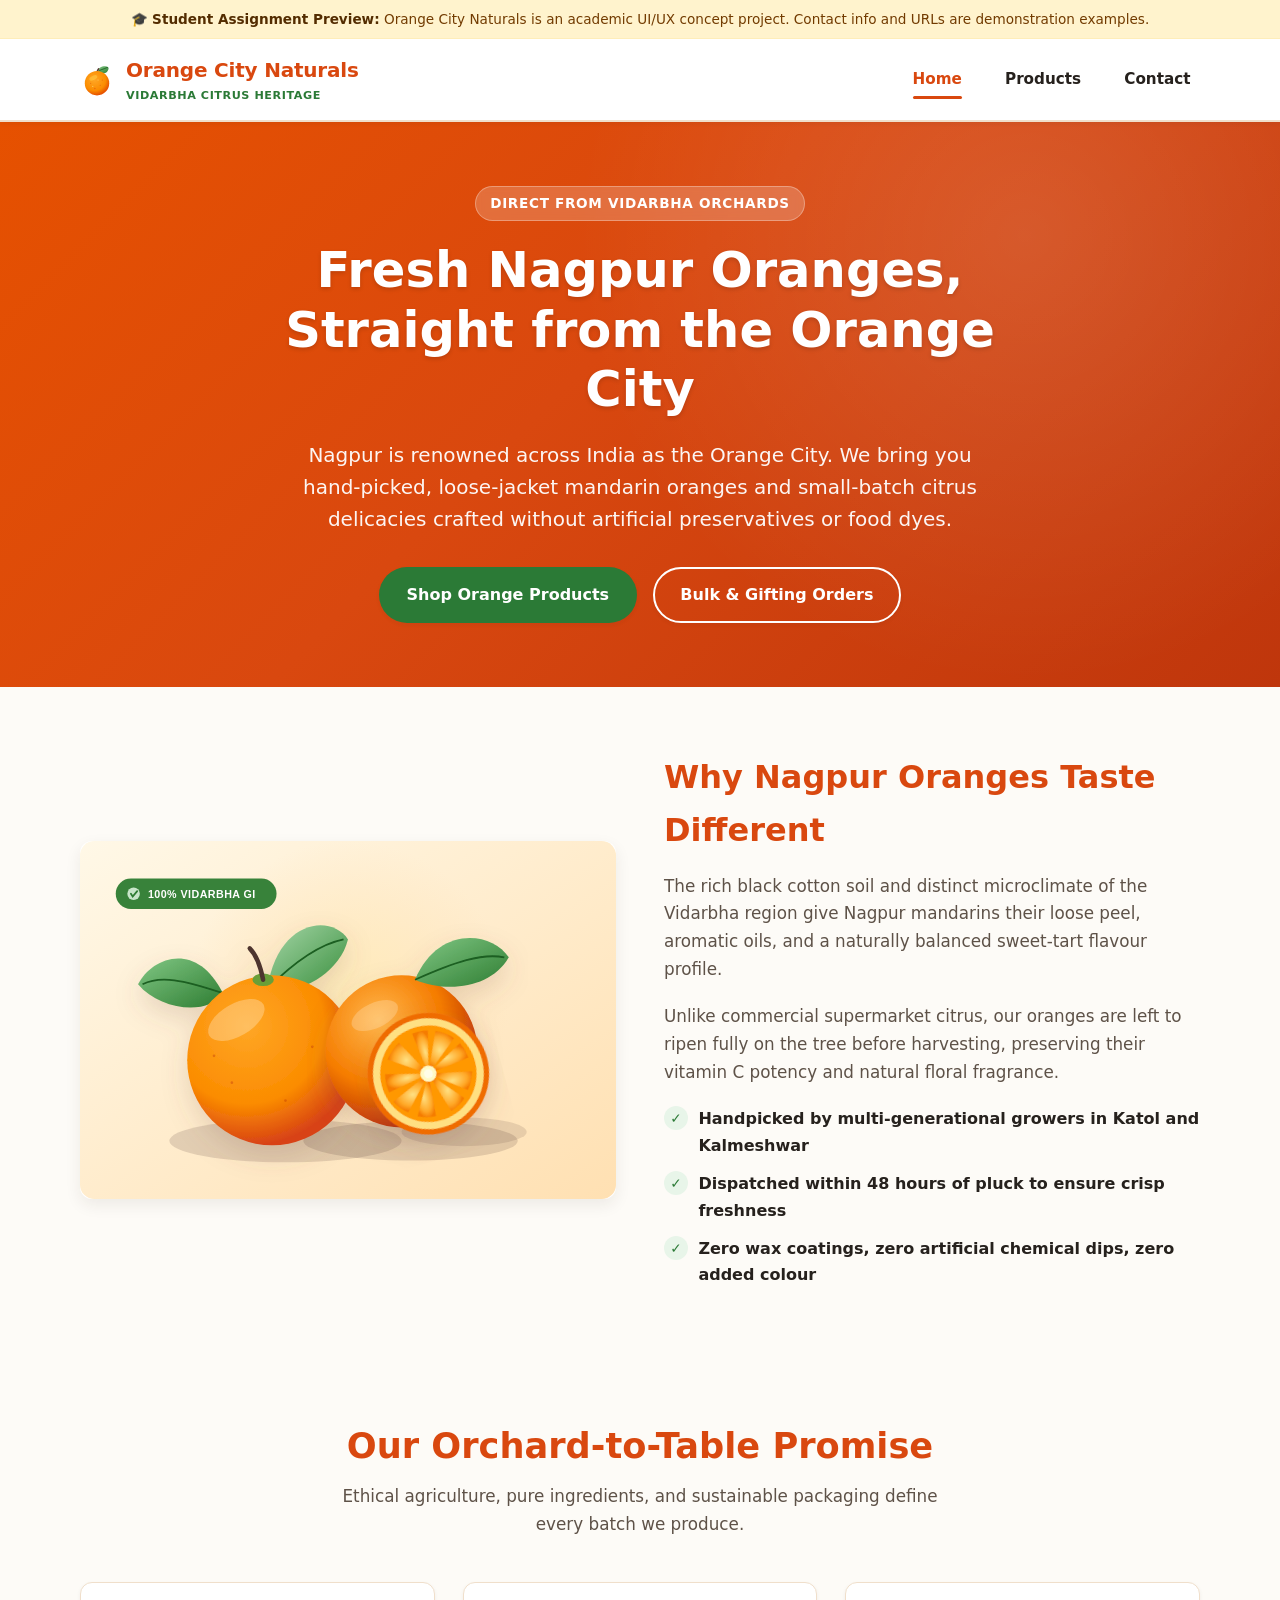
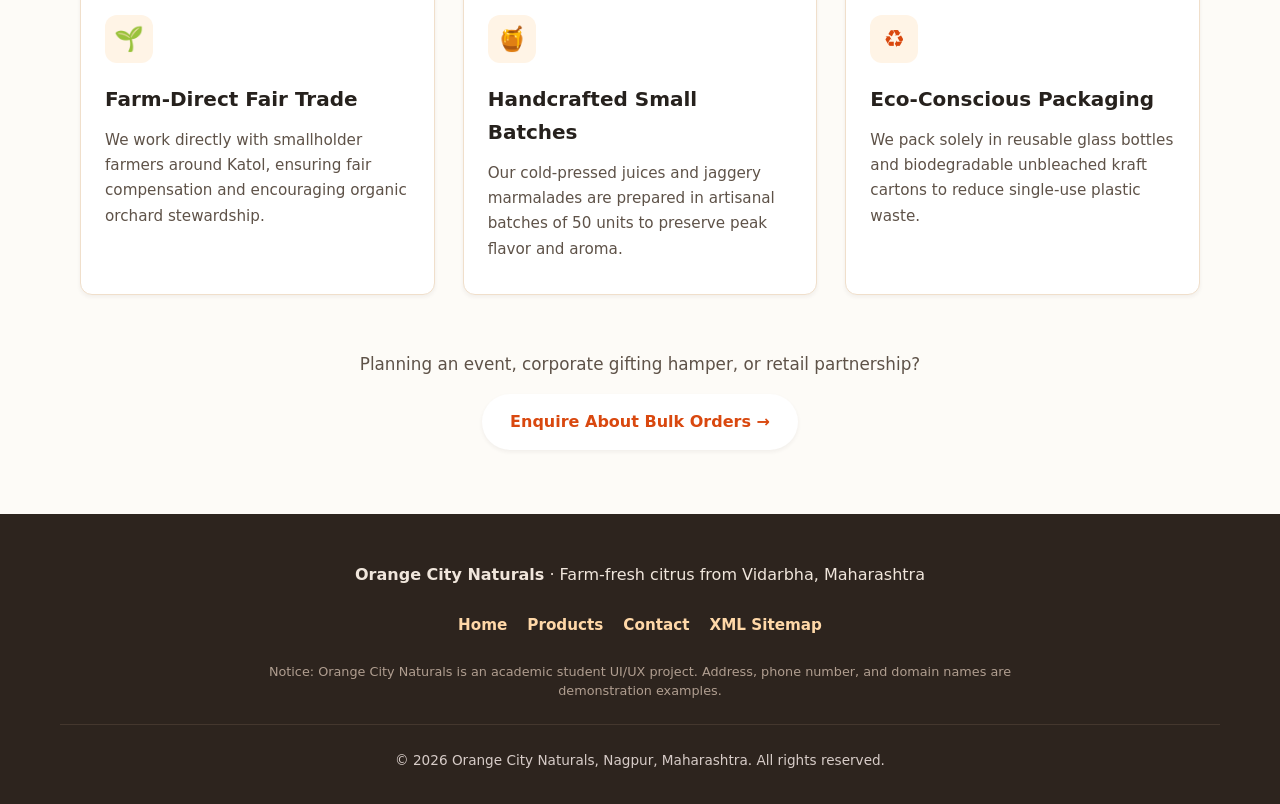
<file: public/site/index.html>
<!DOCTYPE html>
<html lang="en">
<head>
  <!-- Character Encoding & Responsive Viewport -->
  <meta charset="UTF-8">
  <meta name="viewport" content="width=device-width, initial-scale=1.0">

  <!-- Primary SEO Meta Tags (30-60 char title, 120-160 char description) -->
  <title>Fresh Nagpur Oranges &amp; Citrus Goods | Orange City Naturals</title>
  <meta name="description" content="Buy authentic Vidarbha Nagpur oranges, cold-pressed citrus juice and small-batch marmalade directly from Katol and Kalmeshwar orchards with zero preservatives.">
  <meta name="keywords" content="Nagpur oranges, Vidarbha citrus, cold-pressed orange juice, homemade marmalade, buy oranges online, Orange City Naturals">
  <meta name="author" content="Orange City Naturals">
  <meta name="robots" content="index, follow">

  <!-- Canonical URL (Configured with standard RFC 2606 example domain for assignment demonstration) -->
  <link rel="canonical" href="https://www.orangecitynaturals.example/index.html">

  <!-- Favicon -->
  <link rel="icon" href="images/favicon.svg" type="image/svg+xml">

  <!-- OpenGraph Social Cards -->
  <meta property="og:type" content="website">
  <meta property="og:site_name" content="Orange City Naturals">
  <meta property="og:title" content="Fresh Nagpur Oranges &amp; Citrus Goods | Orange City Naturals">
  <meta property="og:description" content="Authentic Nagpur oranges, cold-pressed juice, and handmade marmalade from Vidarbha orchards. Handpicked, natural, and preservative-free.">
  <meta property="og:url" content="https://www.orangecitynaturals.example/index.html">
  <meta property="og:image" content="images/hero-nagpur-oranges.svg">

  <!-- Twitter / X Card -->
  <meta name="twitter:card" content="summary_large_image">
  <meta name="twitter:title" content="Fresh Nagpur Oranges &amp; Citrus Goods | Orange City Naturals">
  <meta name="twitter:description" content="Authentic Nagpur oranges, cold-pressed juice, and handmade marmalade from Vidarbha orchards.">
  <meta name="twitter:image" content="images/hero-nagpur-oranges.svg">

  <!-- Stylesheet -->
  <link rel="stylesheet" href="style.css">

  <!-- Schema.org Structured Data (JSON-LD) for LocalBusiness -->
  <script type="application/ld+json">
  {
    "@context": "https://schema.org",
    "@type": "LocalBusiness",
    "name": "Orange City Naturals",
    "url": "https://www.orangecitynaturals.example/",
    "logo": "https://www.orangecitynaturals.example/images/favicon.svg",
    "image": "https://www.orangecitynaturals.example/images/hero-nagpur-oranges.svg",
    "description": "Farm-fresh Nagpur oranges and handcrafted citrus products sourced directly from orchards in the Vidarbha region.",
    "priceRange": "₹120 - ₹220",
    "address": {
      "@type": "PostalAddress",
      "streetAddress": "Cotton Market Road (Assignment Example)",
      "addressLocality": "Nagpur",
      "addressRegion": "Maharashtra",
      "postalCode": "440018",
      "addressCountry": "IN"
    },
    "telephone": "+91-98765-43210",
    "openingHours": "Mo-Sa 09:00-19:00"
  }
  </script>
</head>
<body>
  <!-- Accessibility: Skip Link to bypass navigation for keyboard and screen reader users -->
  <a class="skip-link" href="#main">Skip to main content</a>

  <!-- Academic Demo Disclaimer: Fulfills Requirement 5 regarding fictional details -->
  <aside class="academic-notice" aria-label="Student project notice">
    <p>🎓 <strong>Student Assignment Preview:</strong> Orange City Naturals is an academic UI/UX concept project. Contact info and URLs are demonstration examples.</p>
  </aside>

  <!-- Site Header & Navigation -->
  <header class="site-header">
    <div class="header-container">
      <a class="brand" href="index.html" title="Orange City Naturals - Return to homepage">
        <img src="images/favicon.svg" width="34" height="34" alt="Orange City Naturals citrus logo icon">
        <div>
          <span>Orange City Naturals</span>
          <span class="brand-text-sub">Vidarbha Citrus Heritage</span>
        </div>
      </a>

      <!-- Accessible Mobile Navigation Toggle Button -->
      <button class="mobile-nav-toggle" type="button" aria-expanded="false" aria-controls="mainMenu" aria-label="Toggle navigation menu">
        <span class="toggle-icon">☰</span> Menu
      </button>

      <!-- Main Navigation with aria-current indicating the active page -->
      <nav class="main-nav" id="mainMenu" aria-label="Primary site navigation">
        <ul>
          <li><a class="nav-link" href="index.html" aria-current="page">Home</a></li>
          <li><a class="nav-link" href="products.html">Products</a></li>
          <li><a class="nav-link" href="contact.html">Contact</a></li>
        </ul>
      </nav>
    </div>
  </header>

  <!-- Main Landmark -->
  <main id="main">
    <!-- Hero Section -->
    <section class="hero" aria-labelledby="hero-title">
      <div class="hero-inner">
        <span class="hero-badge">Direct From Vidarbha Orchards</span>
        <h1 id="hero-title">Fresh Nagpur Oranges, Straight from the Orange City</h1>
        <p>Nagpur is renowned across India as the Orange City. We bring you hand-picked, loose-jacket mandarin oranges and small-batch citrus delicacies crafted without artificial preservatives or food dyes.</p>
        <div class="hero-actions">
          <a class="btn btn-primary" href="products.html" title="Explore our orange products catalog">Shop Orange Products</a>
          <a class="btn btn-outline" href="contact.html" title="Request bulk and custom orders">Bulk &amp; Gifting Orders</a>
        </div>
      </div>
    </section>

    <!-- Why Nagpur Oranges Feature Section (Semantic two-column layout) -->
    <section class="wrap two-col" aria-labelledby="why-nagpur-title">
      <div class="feature-media">
        <!-- SVG Vector asset with explicit dimensions and high priority fetch for above-the-fold display -->
        <img src="images/hero-nagpur-oranges.svg" width="600" height="400" alt="Farm-fresh ripe Nagpur oranges with green leaves and a sliced citrus wheel displaying juicy segments" fetchpriority="high">
      </div>
      <div class="feature-content">
        <h2 id="why-nagpur-title">Why Nagpur Oranges Taste Different</h2>
        <p>The rich black cotton soil and distinct microclimate of the Vidarbha region give Nagpur mandarins their loose peel, aromatic oils, and a naturally balanced sweet-tart flavour profile.</p>
        <p>Unlike commercial supermarket citrus, our oranges are left to ripen fully on the tree before harvesting, preserving their vitamin C potency and natural floral fragrance.</p>
        <ul class="feature-list">
          <li>Handpicked by multi-generational growers in Katol and Kalmeshwar</li>
          <li>Dispatched within 48 hours of pluck to ensure crisp freshness</li>
          <li>Zero wax coatings, zero artificial chemical dips, zero added colour</li>
        </ul>
      </div>
    </section>

    <!-- Our Promise Section (Responsive Card Grid) -->
    <section class="wrap" aria-labelledby="promise-title">
      <div class="section-header">
        <h2 id="promise-title">Our Orchard-to-Table Promise</h2>
        <p>Ethical agriculture, pure ingredients, and sustainable packaging define every batch we produce.</p>
      </div>

      <div class="cards-grid">
        <article class="promise-card">
          <div class="promise-icon" aria-hidden="true">🌱</div>
          <h3>Farm-Direct Fair Trade</h3>
          <p>We work directly with smallholder farmers around Katol, ensuring fair compensation and encouraging organic orchard stewardship.</p>
        </article>

        <article class="promise-card">
          <div class="promise-icon" aria-hidden="true">🍯</div>
          <h3>Handcrafted Small Batches</h3>
          <p>Our cold-pressed juices and jaggery marmalades are prepared in artisanal batches of 50 units to preserve peak flavor and aroma.</p>
        </article>

        <article class="promise-card">
          <div class="promise-icon" aria-hidden="true">♻️</div>
          <h3>Eco-Conscious Packaging</h3>
          <p>We pack solely in reusable glass bottles and biodegradable unbleached kraft cartons to reduce single-use plastic waste.</p>
        </article>
      </div>

      <div class="section-header" style="margin-top: 3.5rem; margin-bottom: 0;">
        <p>Planning an event, corporate gifting hamper, or retail partnership?</p>
        <div style="margin-top: 1rem;">
          <a class="btn btn-secondary" href="contact.html" title="Get in touch for bulk orders">Enquire About Bulk Orders &rarr;</a>
        </div>
      </div>
    </section>
  </main>

  <!-- Site Footer with semantic address, copyright, and internal links -->
  <footer class="site-footer">
    <div class="footer-container">
      <p><strong>Orange City Naturals</strong> · Farm-fresh citrus from Vidarbha, Maharashtra</p>
      <nav class="footer-nav" aria-label="Footer navigation">
        <a href="index.html">Home</a>
        <a href="products.html">Products</a>
        <a href="contact.html">Contact</a>
        <a href="sitemap.xml">XML Sitemap</a>
      </nav>
      <p class="footer-disclaimer">
        Notice: Orange City Naturals is an academic student UI/UX project. Address, phone number, and domain names are demonstration examples.
      </p>
      <p class="footer-copy">
        &copy; <span id="currentYear">2026</span> Orange City Naturals, Nagpur, Maharashtra. All rights reserved.
      </p>
    </div>
  </footer>

  <!-- Main JavaScript File -->
  <script src="script.js"></script>
</body>
</html>
</file>
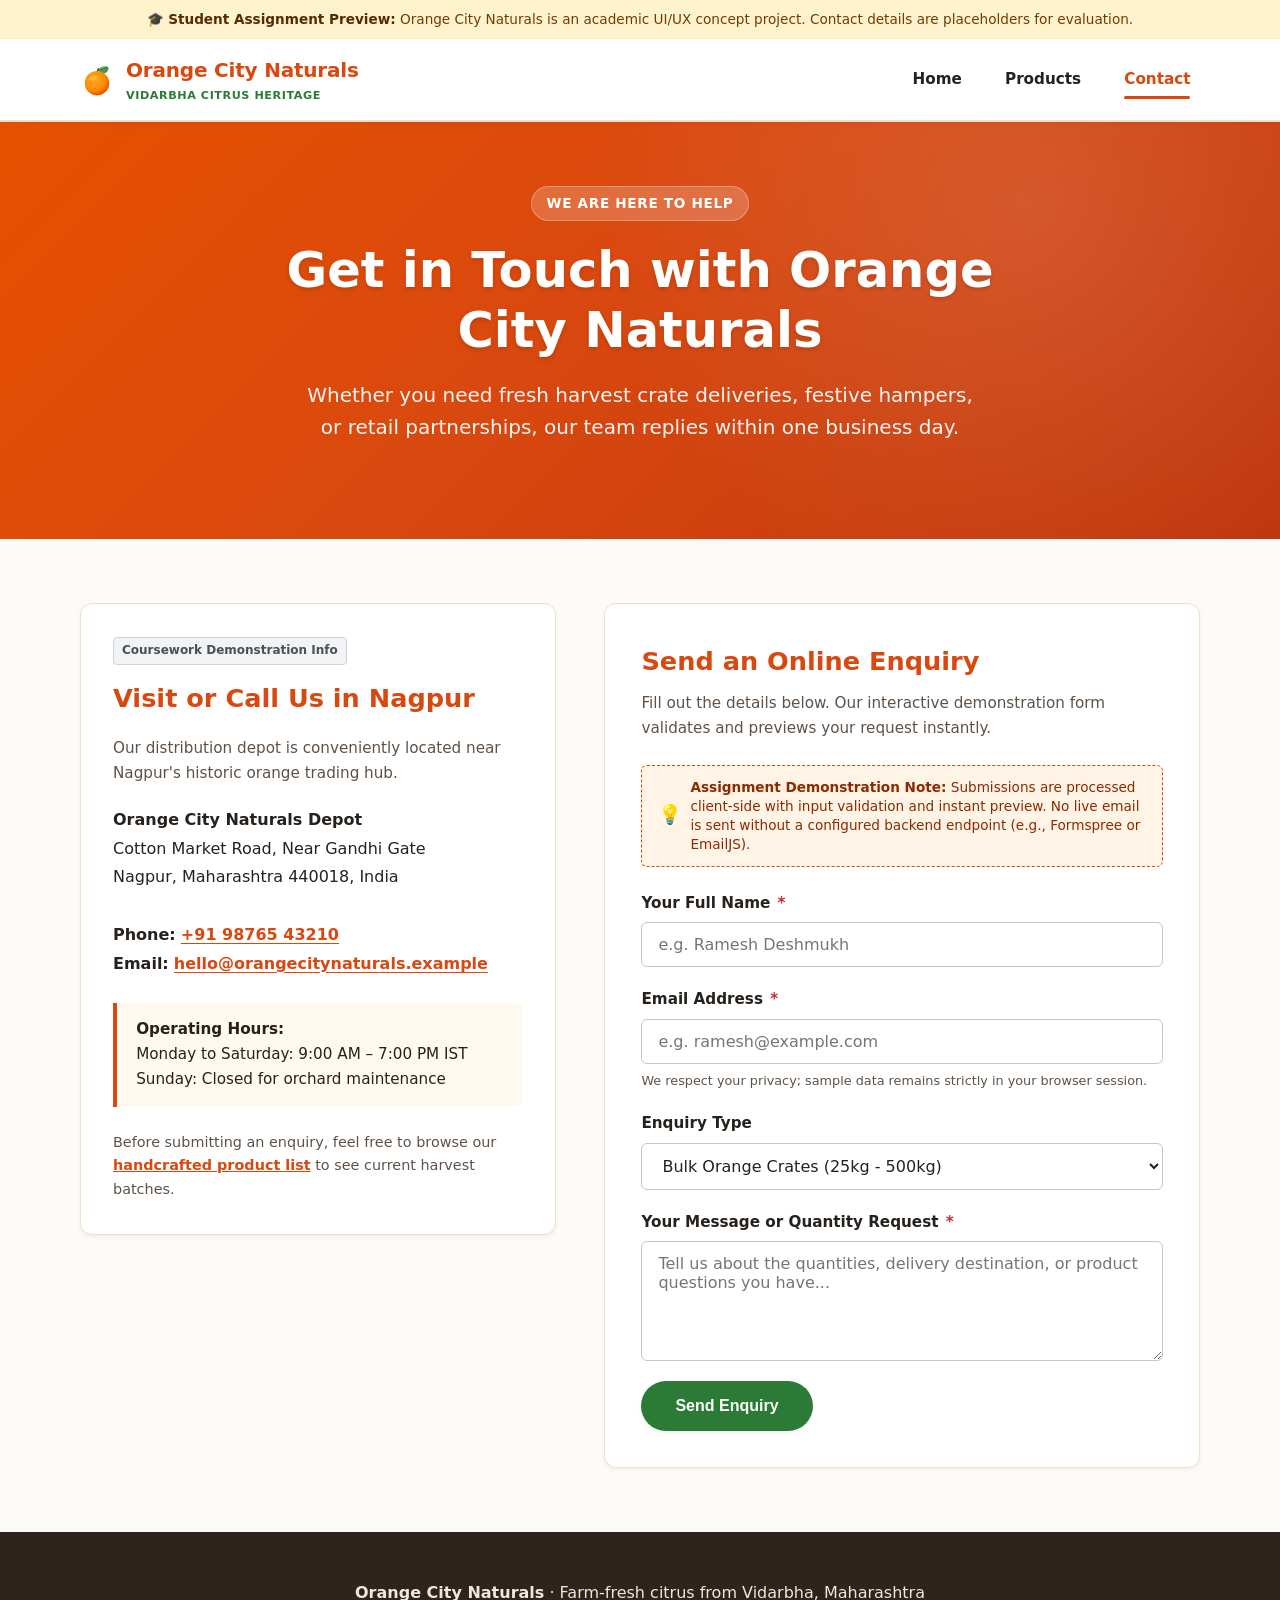
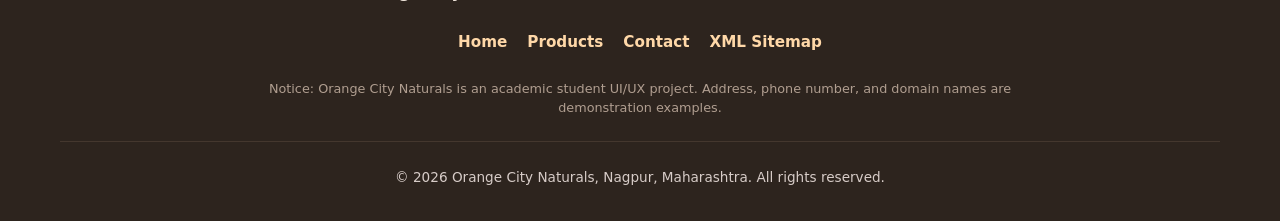
<file: public/site/contact.html>
<!DOCTYPE html>
<html lang="en">
<head>
  <!-- Character Encoding & Responsive Viewport -->
  <meta charset="UTF-8">
  <meta name="viewport" content="width=device-width, initial-scale=1.0">

  <!-- Primary SEO Meta Tags -->
  <title>Contact Us &amp; Bulk Orders | Orange City Naturals Nagpur</title>
  <meta name="description" content="Get in touch with Orange City Naturals in Nagpur for orchard wholesale enquiries, festive citrus gifting hampers, and customer support. Call, visit, or message us.">
  <meta name="keywords" content="contact Orange City Naturals, buy Nagpur oranges wholesale, bulk citrus orders Nagpur, orange gifting boxes">
  <meta name="author" content="Orange City Naturals">
  <meta name="robots" content="index, follow">

  <!-- Canonical URL -->
  <link rel="canonical" href="https://www.orangecitynaturals.example/contact.html">

  <!-- Favicon -->
  <link rel="icon" href="images/favicon.svg" type="image/svg+xml">

  <!-- OpenGraph Social Cards -->
  <meta property="og:type" content="website">
  <meta property="og:site_name" content="Orange City Naturals">
  <meta property="og:title" content="Contact Us &amp; Bulk Orders | Orange City Naturals Nagpur">
  <meta property="og:description" content="Reach Orange City Naturals for orchard bulk orders, corporate gifting, and product enquiries. Direct from Nagpur, Maharashtra.">
  <meta property="og:url" content="https://www.orangecitynaturals.example/contact.html">
  <meta property="og:image" content="images/hero-nagpur-oranges.svg">

  <!-- Twitter / X Card -->
  <meta name="twitter:card" content="summary_large_image">
  <meta name="twitter:title" content="Contact Us &amp; Bulk Orders | Orange City Naturals Nagpur">
  <meta name="twitter:description" content="Reach Orange City Naturals for orchard bulk orders, corporate gifting, and product enquiries.">
  <meta name="twitter:image" content="images/hero-nagpur-oranges.svg">

  <!-- Stylesheet -->
  <link rel="stylesheet" href="style.css">

  <!-- Schema.org ContactPage & LocalBusiness Structured Data -->
  <script type="application/ld+json">
  {
    "@context": "https://schema.org",
    "@type": "ContactPage",
    "name": "Contact Orange City Naturals",
    "description": "Customer service and wholesale inquiry page for Orange City Naturals.",
    "mainEntity": {
      "@type": "LocalBusiness",
      "name": "Orange City Naturals",
      "telephone": "+91-98765-43210",
      "email": "hello@orangecitynaturals.example",
      "address": {
        "@type": "PostalAddress",
        "streetAddress": "Cotton Market Road (Demonstration Address)",
        "addressLocality": "Nagpur",
        "addressRegion": "Maharashtra",
        "postalCode": "440018",
        "addressCountry": "IN"
      },
      "openingHours": "Mo-Sa 09:00-19:00"
    }
  }
  </script>
</head>
<body>
  <!-- Accessibility Skip Link -->
  <a class="skip-link" href="#main">Skip to main content</a>

  <!-- Academic Demo Disclaimer -->
  <aside class="academic-notice" aria-label="Student project notice">
    <p>🎓 <strong>Student Assignment Preview:</strong> Orange City Naturals is an academic UI/UX concept project. Contact details are placeholders for evaluation.</p>
  </aside>

  <!-- Site Header -->
  <header class="site-header">
    <div class="header-container">
      <a class="brand" href="index.html" title="Orange City Naturals - Return to homepage">
        <img src="images/favicon.svg" width="34" height="34" alt="Orange City Naturals citrus logo icon">
        <div>
          <span>Orange City Naturals</span>
          <span class="brand-text-sub">Vidarbha Citrus Heritage</span>
        </div>
      </a>

      <!-- Mobile Nav Toggle -->
      <button class="mobile-nav-toggle" type="button" aria-expanded="false" aria-controls="mainMenu" aria-label="Toggle navigation menu">
        <span class="toggle-icon">☰</span> Menu
      </button>

      <!-- Main Navigation with aria-current on Contact -->
      <nav class="main-nav" id="mainMenu" aria-label="Primary site navigation">
        <ul>
          <li><a class="nav-link" href="index.html">Home</a></li>
          <li><a class="nav-link" href="products.html">Products</a></li>
          <li><a class="nav-link" href="contact.html" aria-current="page">Contact</a></li>
        </ul>
      </nav>
    </div>
  </header>

  <!-- Main Content Landmark -->
  <main id="main">
    <!-- Hero Section -->
    <section class="hero" aria-labelledby="contact-hero-title">
      <div class="hero-inner">
        <span class="hero-badge">We Are Here To Help</span>
        <h1 id="contact-hero-title">Get in Touch with Orange City Naturals</h1>
        <p>Whether you need fresh harvest crate deliveries, festive hampers, or retail partnerships, our team replies within one business day.</p>
      </div>
    </section>

    <!-- Contact & Form Section -->
    <section class="wrap contact-grid" aria-labelledby="contact-section-title">
      <!-- Left Column: Business Details & Location -->
      <div class="contact-info-panel">
        <span class="example-badge">Coursework Demonstration Info</span>
        <h2 id="contact-section-title">Visit or Call Us in Nagpur</h2>
        <p style="color: var(--color-text-muted); font-size: 0.95rem; margin-bottom: 1.25rem;">
          Our distribution depot is conveniently located near Nagpur's historic orange trading hub.
        </p>

        <address>
          <strong>Orange City Naturals Depot</strong><br>
          Cotton Market Road, Near Gandhi Gate<br>
          Nagpur, Maharashtra 440018, India<br><br>
          <strong>Phone:</strong> <a href="tel:+919876543210" aria-label="Call sample telephone number">+91 98765 43210</a><br>
          <strong>Email:</strong> <a href="mailto:hello@orangecitynaturals.example" aria-label="Email sample address">hello@orangecitynaturals.example</a>
        </address>

        <div class="contact-timing">
          <strong>Operating Hours:</strong><br>
          Monday to Saturday: 9:00 AM – 7:00 PM IST<br>
          Sunday: Closed for orchard maintenance
        </div>

        <p style="font-size: 0.9rem; color: var(--color-text-muted);">
          Before submitting an enquiry, feel free to browse our <a href="products.html" style="color: var(--color-primary); font-weight: 600;">handcrafted product list</a> to see current harvest batches.
        </p>
      </div>

      <!-- Right Column: Interactive Demonstration Form -->
      <div class="form-panel">
        <h2>Send an Online Enquiry</h2>
        <p class="form-intro">
          Fill out the details below. Our interactive demonstration form validates and previews your request instantly.
        </p>

        <!-- Requirement 6: Transparent explanation of functionality -->
        <div class="form-demo-badge" role="note">
          <span style="font-size: 1.2rem;" aria-hidden="true">💡</span>
          <div>
            <strong>Assignment Demonstration Note:</strong>
            Submissions are processed client-side with input validation and instant preview. No live email is sent without a configured backend endpoint (e.g., Formspree or EmailJS).
          </div>
        </div>

        <!-- Accessible Enquiry Form -->
        <form id="enquiryForm" class="contact-form" action="#" method="post">
          <!-- Name Input -->
          <div class="form-group">
            <label for="userName">Your Full Name <span class="required-star" aria-hidden="true">*</span></label>
            <input id="userName" name="userName" type="text" placeholder="e.g. Ramesh Deshmukh" required aria-required="true" autocomplete="name">
          </div>

          <!-- Email Input -->
          <div class="form-group">
            <label for="userEmail">Email Address <span class="required-star" aria-hidden="true">*</span></label>
            <input id="userEmail" name="userEmail" type="email" placeholder="e.g. ramesh@example.com" required aria-required="true" autocomplete="email">
            <span class="form-help">We respect your privacy; sample data remains strictly in your browser session.</span>
          </div>

          <!-- Topic Dropdown -->
          <div class="form-group">
            <label for="enquiryTopic">Enquiry Type</label>
            <select id="enquiryTopic" name="enquiryTopic">
              <option value="Bulk Orange Crates">Bulk Orange Crates (25kg - 500kg)</option>
              <option value="Gifting & Festive Boxes">Custom Festive Gifting Hampers</option>
              <option value="Retail & Wholesale Supply">Retail &amp; Juice Bar Supply</option>
              <option value="Product Question">General Product Question</option>
            </select>
          </div>

          <!-- Message Textarea -->
          <div class="form-group">
            <label for="userMessage">Your Message or Quantity Request <span class="required-star" aria-hidden="true">*</span></label>
            <textarea id="userMessage" name="userMessage" rows="4" placeholder="Tell us about the quantities, delivery destination, or product questions you have..." required aria-required="true"></textarea>
          </div>

          <!-- Submit Button -->
          <button class="btn btn-primary" type="submit" style="align-self: flex-start; padding: 0.85rem 2rem;">
            Send Enquiry
          </button>
        </form>

        <!-- Dynamic Demonstration Submission Result Box -->
        <div id="formResultBox" class="form-result-box" role="region" aria-live="polite" aria-labelledby="resultHeading">
          <h3 id="resultHeading">✅ Demonstration Enquiry Received!</h3>
          <p style="font-size: 0.95rem;">
            Your input was validated successfully. Here is the structured summary captured in local browser memory:
          </p>
          <div id="submittedSummary" class="form-result-summary">
            <!-- Dynamic summary generated by script.js -->
          </div>
          <p style="font-size: 0.85rem; color: #15803d; margin-bottom: 1rem;">
            ℹ️ <strong>Assignment Note for Reviewer:</strong> In a live deployment, this form would POST to a backend service like Node/Express, PHP mailer, or Formspree.
          </p>
          <button id="resetDemoBtn" class="btn btn-secondary" type="button" style="font-size: 0.875rem; padding: 0.5rem 1rem;">
            Submit Another Test Enquiry
          </button>
        </div>
      </div>
    </section>
  </main>

  <!-- Site Footer -->
  <footer class="site-footer">
    <div class="footer-container">
      <p><strong>Orange City Naturals</strong> · Farm-fresh citrus from Vidarbha, Maharashtra</p>
      <nav class="footer-nav" aria-label="Footer navigation">
        <a href="index.html">Home</a>
        <a href="products.html">Products</a>
        <a href="contact.html">Contact</a>
        <a href="sitemap.xml">XML Sitemap</a>
      </nav>
      <p class="footer-disclaimer">
        Notice: Orange City Naturals is an academic student UI/UX project. Address, phone number, and domain names are demonstration examples.
      </p>
      <p class="footer-copy">
        &copy; <span id="currentYear">2026</span> Orange City Naturals, Nagpur, Maharashtra. All rights reserved.
      </p>
    </div>
  </footer>

  <!-- Main JavaScript File -->
  <script src="script.js"></script>
</body>
</html>
</file>
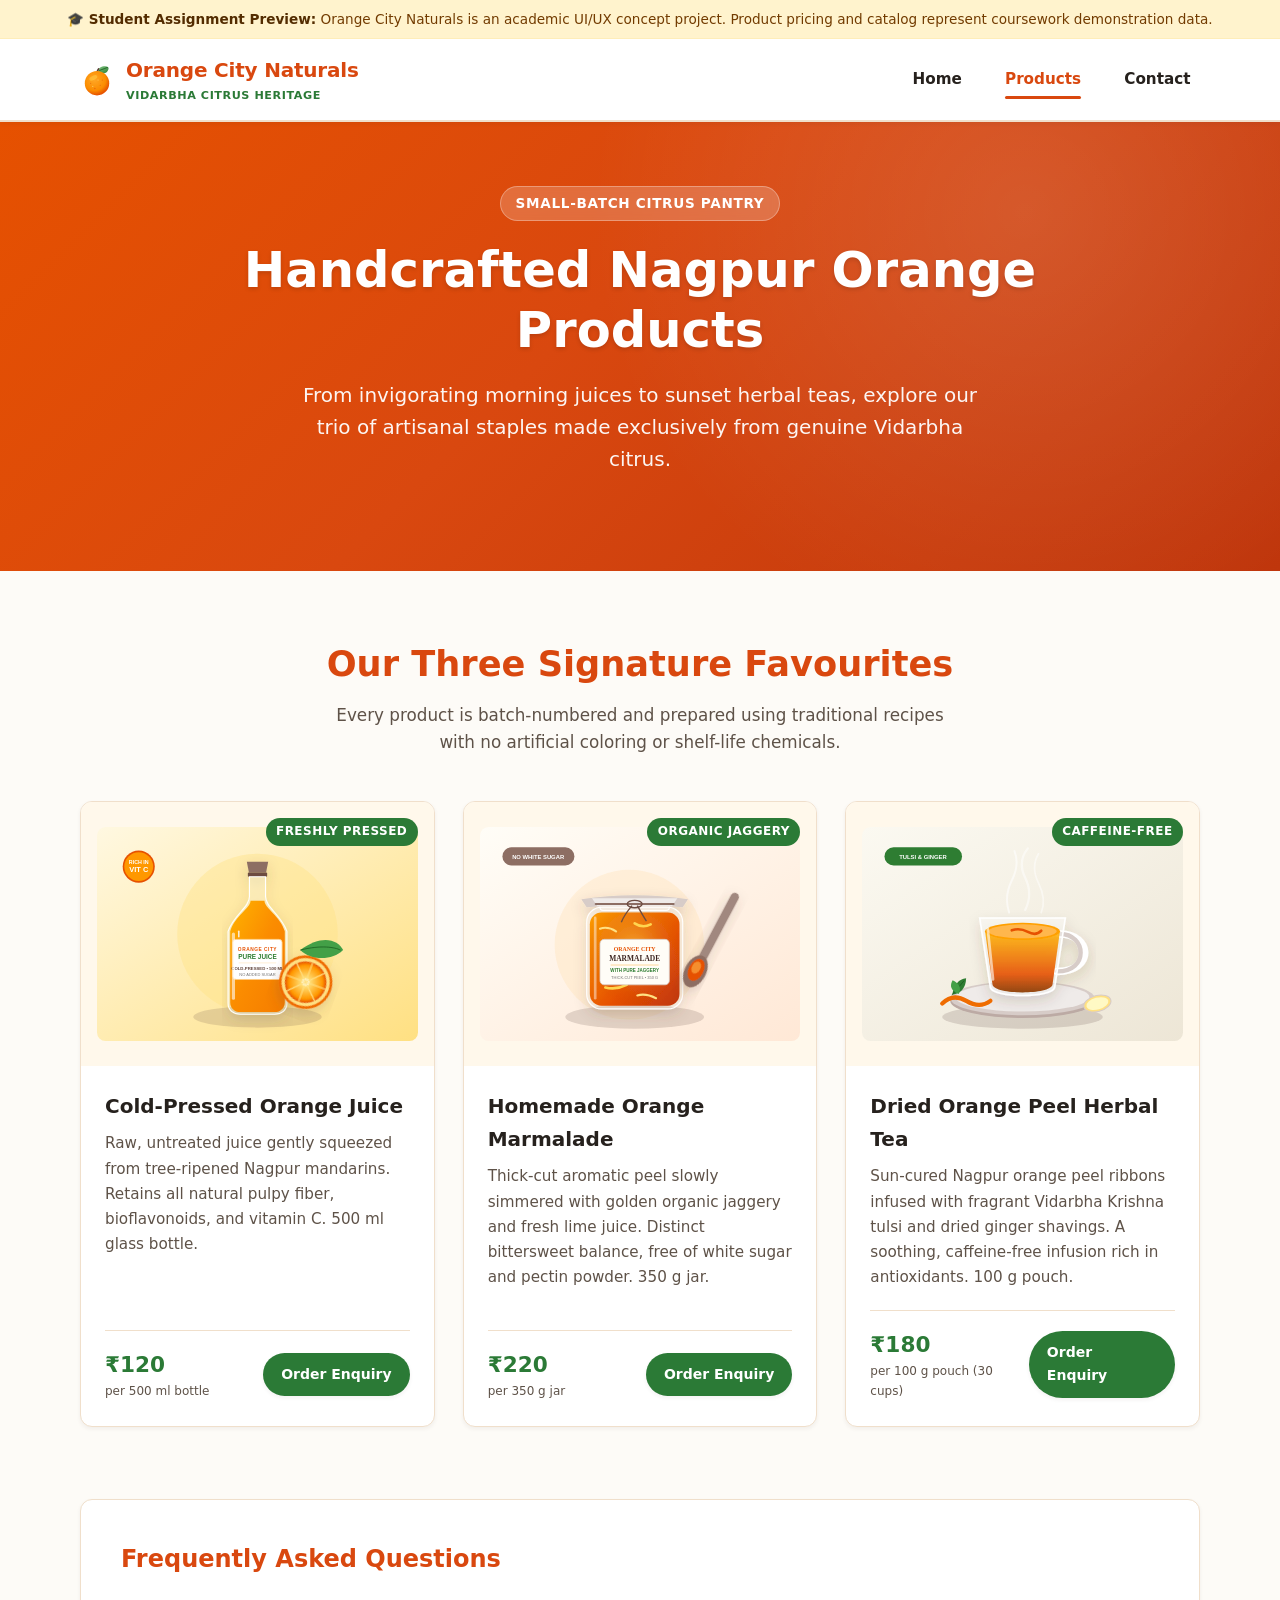
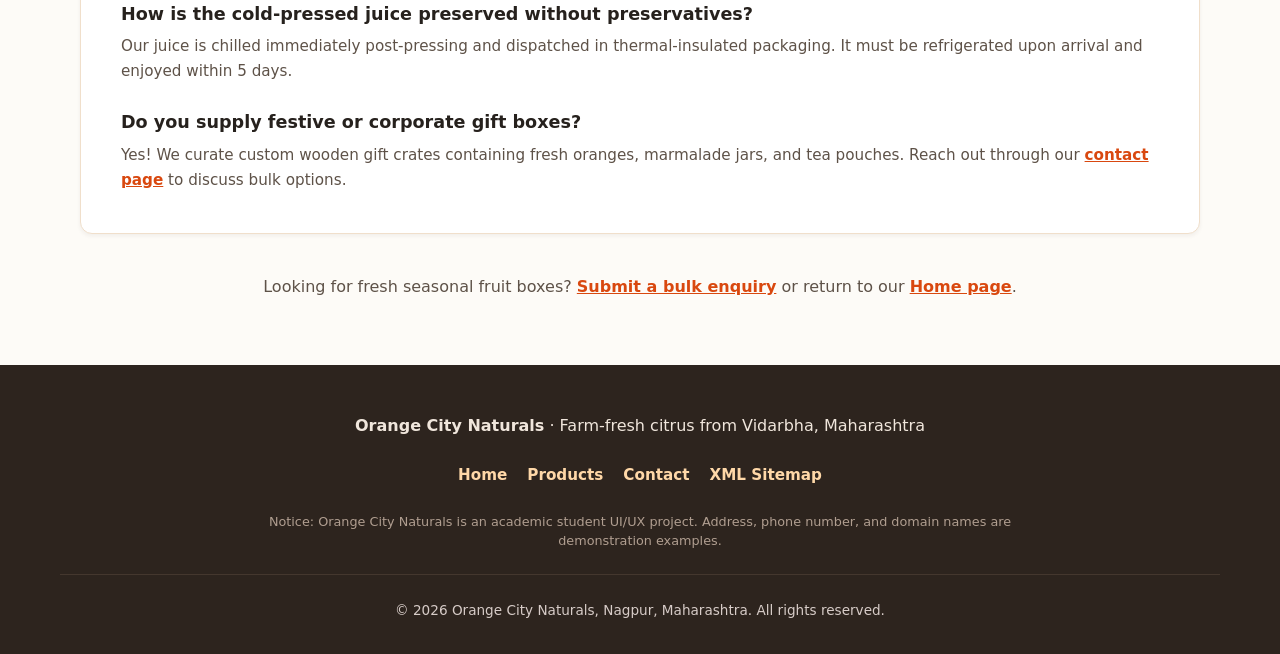
<file: public/site/products.html>
<!DOCTYPE html>
<html lang="en">
<head>
  <!-- Character Encoding & Responsive Viewport -->
  <meta charset="UTF-8">
  <meta name="viewport" content="width=device-width, initial-scale=1.0">

  <!-- Primary SEO Meta Tags -->
  <title>Nagpur Orange Products, Juice &amp; Marmalade | Orange City Naturals</title>
  <meta name="description" content="Shop pure cold-pressed Nagpur orange juice, jaggery-sweetened orange marmalade, and sun-dried orange peel herbal tea. Handcrafted in small batches across India.">
  <meta name="keywords" content="Nagpur orange juice, orange marmalade jaggery, orange peel tea, organic citrus products, Vidarbha orange products">
  <meta name="author" content="Orange City Naturals">
  <meta name="robots" content="index, follow">

  <!-- Canonical URL -->
  <link rel="canonical" href="https://www.orangecitynaturals.example/products.html">

  <!-- Favicon -->
  <link rel="icon" href="images/favicon.svg" type="image/svg+xml">

  <!-- OpenGraph Social Cards -->
  <meta property="og:type" content="website">
  <meta property="og:site_name" content="Orange City Naturals">
  <meta property="og:title" content="Nagpur Orange Products, Juice &amp; Marmalade | Orange City Naturals">
  <meta property="og:description" content="Shop pure cold-pressed Nagpur orange juice, homemade marmalade, and sun-dried peel herbal tea. Made from fresh Vidarbha oranges.">
  <meta property="og:url" content="https://www.orangecitynaturals.example/products.html">
  <meta property="og:image" content="images/hero-nagpur-oranges.svg">

  <!-- Twitter / X Card -->
  <meta name="twitter:card" content="summary_large_image">
  <meta name="twitter:title" content="Nagpur Orange Products, Juice &amp; Marmalade | Orange City Naturals">
  <meta name="twitter:description" content="Shop pure cold-pressed Nagpur orange juice, homemade marmalade, and sun-dried peel herbal tea.">
  <meta name="twitter:image" content="images/hero-nagpur-oranges.svg">

  <!-- Stylesheet -->
  <link rel="stylesheet" href="style.css">

  <!-- Schema.org Structured Data (JSON-LD) for ItemList / Products -->
  <script type="application/ld+json">
  {
    "@context": "https://schema.org",
    "@type": "ItemList",
    "name": "Handcrafted Nagpur Orange Products by Orange City Naturals",
    "description": "Artisanal citrus beverages, spreads, and herbal teas crafted from genuine Vidarbha oranges.",
    "itemListElement": [
      {
        "@type": "ListItem",
        "position": 1,
        "item": {
          "@type": "Product",
          "name": "Cold-Pressed Orange Juice",
          "image": "https://www.orangecitynaturals.example/images/orange-juice.svg",
          "description": "Pure 100% Nagpur mandarin juice, cold-pressed raw and bottled in a 500 ml recyclable glass bottle. Rich in natural Vitamin C.",
          "offers": {
            "@type": "Offer",
            "priceCurrency": "INR",
            "price": "120",
            "availability": "https://schema.org/InStock"
          }
        }
      },
      {
        "@type": "ListItem",
        "position": 2,
        "item": {
          "@type": "Product",
          "name": "Homemade Orange Marmalade",
          "image": "https://www.orangecitynaturals.example/images/orange-marmalade.svg",
          "description": "Traditional thick-cut orange peel marmalade simmered with organic jaggery instead of refined white sugar. 350 g glass jar.",
          "offers": {
            "@type": "Offer",
            "priceCurrency": "INR",
            "price": "220",
            "availability": "https://schema.org/InStock"
          }
        }
      },
      {
        "@type": "ListItem",
        "position": 3,
        "item": {
          "@type": "Product",
          "name": "Dried Orange Peel Herbal Tea",
          "image": "https://www.orangecitynaturals.example/images/orange-peel-tea.svg",
          "description": "Sun-dried aromatic Nagpur orange peel ribbons blended with indigenous Krishna tulsi and sun-dried ginger root. 100 g sealed pouch.",
          "offers": {
            "@type": "Offer",
            "priceCurrency": "INR",
            "price": "180",
            "availability": "https://schema.org/InStock"
          }
        }
      }
    ]
  }
  </script>
</head>
<body>
  <!-- Accessibility Skip Link -->
  <a class="skip-link" href="#main">Skip to main content</a>

  <!-- Academic Demo Disclaimer -->
  <aside class="academic-notice" aria-label="Student project notice">
    <p>🎓 <strong>Student Assignment Preview:</strong> Orange City Naturals is an academic UI/UX concept project. Product pricing and catalog represent coursework demonstration data.</p>
  </aside>

  <!-- Site Header -->
  <header class="site-header">
    <div class="header-container">
      <a class="brand" href="index.html" title="Orange City Naturals - Return to homepage">
        <img src="images/favicon.svg" width="34" height="34" alt="Orange City Naturals citrus logo icon">
        <div>
          <span>Orange City Naturals</span>
          <span class="brand-text-sub">Vidarbha Citrus Heritage</span>
        </div>
      </a>

      <!-- Mobile Nav Toggle -->
      <button class="mobile-nav-toggle" type="button" aria-expanded="false" aria-controls="mainMenu" aria-label="Toggle navigation menu">
        <span class="toggle-icon">☰</span> Menu
      </button>

      <!-- Main Navigation -->
      <nav class="main-nav" id="mainMenu" aria-label="Primary site navigation">
        <ul>
          <li><a class="nav-link" href="index.html">Home</a></li>
          <li><a class="nav-link" href="products.html" aria-current="page">Products</a></li>
          <li><a class="nav-link" href="contact.html">Contact</a></li>
        </ul>
      </nav>
    </div>
  </header>

  <!-- Main Content -->
  <main id="main">
    <!-- Hero Section -->
    <section class="hero" aria-labelledby="products-hero-title">
      <div class="hero-inner">
        <span class="hero-badge">Small-Batch Citrus Pantry</span>
        <h1 id="products-hero-title">Handcrafted Nagpur Orange Products</h1>
        <p>From invigorating morning juices to sunset herbal teas, explore our trio of artisanal staples made exclusively from genuine Vidarbha citrus.</p>
      </div>
    </section>

    <!-- Product Showcase Grid -->
    <section class="wrap" aria-labelledby="catalog-heading">
      <div class="section-header">
        <h2 id="catalog-heading">Our Three Signature Favourites</h2>
        <p>Every product is batch-numbered and prepared using traditional recipes with no artificial coloring or shelf-life chemicals.</p>
      </div>

      <div class="cards-grid">
        <!-- Product 1: Cold-Pressed Juice -->
        <article class="product-card">
          <div class="product-image-wrap">
            <span class="product-tag">Freshly Pressed</span>
            <img src="images/orange-juice.svg" width="600" height="400" loading="lazy" alt="Clear glass bottle containing bright cold-pressed Nagpur orange juice with a citrus slice garnish">
          </div>
          <div class="product-body">
            <h3>Cold-Pressed Orange Juice</h3>
            <p class="product-description">
              Raw, untreated juice gently squeezed from tree-ripened Nagpur mandarins. Retains all natural pulpy fiber, bioflavonoids, and vitamin C. 500 ml glass bottle.
            </p>
            <div class="product-meta">
              <div>
                <span class="price">₹120</span>
                <span class="price-sub">per 500 ml bottle</span>
              </div>
              <a class="btn btn-primary btn-card" href="contact.html" title="Enquire or order Cold-Pressed Orange Juice">Order Enquiry</a>
            </div>
          </div>
        </article>

        <!-- Product 2: Orange Marmalade -->
        <article class="product-card">
          <div class="product-image-wrap">
            <span class="product-tag">Organic Jaggery</span>
            <img src="images/orange-marmalade.svg" width="600" height="400" loading="lazy" alt="Artisanal glass jar of homemade thick-cut orange marmalade paired with a wooden spreader">
          </div>
          <div class="product-body">
            <h3>Homemade Orange Marmalade</h3>
            <p class="product-description">
              Thick-cut aromatic peel slowly simmered with golden organic jaggery and fresh lime juice. Distinct bittersweet balance, free of white sugar and pectin powder. 350 g jar.
            </p>
            <div class="product-meta">
              <div>
                <span class="price">₹220</span>
                <span class="price-sub">per 350 g jar</span>
              </div>
              <a class="btn btn-primary btn-card" href="contact.html" title="Enquire or order Homemade Orange Marmalade">Order Enquiry</a>
            </div>
          </div>
        </article>

        <!-- Product 3: Dried Orange Peel Tea -->
        <article class="product-card">
          <div class="product-image-wrap">
            <span class="product-tag">Caffeine-Free</span>
            <img src="images/orange-peel-tea.svg" width="600" height="400" loading="lazy" alt="Steaming cup of golden amber orange peel tea infused with tulsi leaves and dried ginger root">
          </div>
          <div class="product-body">
            <h3>Dried Orange Peel Herbal Tea</h3>
            <p class="product-description">
              Sun-cured Nagpur orange peel ribbons infused with fragrant Vidarbha Krishna tulsi and dried ginger shavings. A soothing, caffeine-free infusion rich in antioxidants. 100 g pouch.
            </p>
            <div class="product-meta">
              <div>
                <span class="price">₹180</span>
                <span class="price-sub">per 100 g pouch (30 cups)</span>
              </div>
              <a class="btn btn-primary btn-card" href="contact.html" title="Enquire or order Dried Orange Peel Herbal Tea">Order Enquiry</a>
            </div>
          </div>
        </article>
      </div>

      <!-- FAQ & Helpful Information Section (On-page SEO Enhancement) -->
      <div style="margin-top: 4.5rem; background: var(--color-surface-white); border: 1px solid var(--color-border); border-radius: var(--radius-md); padding: 2.5rem; box-shadow: var(--shadow-sm);">
        <h2 style="font-size: 1.5rem; color: var(--color-primary); margin-bottom: 1.25rem;">Frequently Asked Questions</h2>
        <div style="display: grid; gap: 1.5rem;">
          <div>
            <h3 style="font-size: 1.1rem; color: var(--color-text-main); margin-bottom: 0.35rem;">How is the cold-pressed juice preserved without preservatives?</h3>
            <p style="color: var(--color-text-muted); font-size: 0.95rem;">Our juice is chilled immediately post-pressing and dispatched in thermal-insulated packaging. It must be refrigerated upon arrival and enjoyed within 5 days.</p>
          </div>
          <div>
            <h3 style="font-size: 1.1rem; color: var(--color-text-main); margin-bottom: 0.35rem;">Do you supply festive or corporate gift boxes?</h3>
            <p style="color: var(--color-text-muted); font-size: 0.95rem;">Yes! We curate custom wooden gift crates containing fresh oranges, marmalade jars, and tea pouches. Reach out through our <a href="contact.html" style="color: var(--color-primary); font-weight: 600;">contact page</a> to discuss bulk options.</p>
          </div>
        </div>
      </div>

      <!-- Internal Link Navigation Helper -->
      <p class="center" style="margin-top: 2.5rem; text-align: center; color: var(--color-text-muted);">
        Looking for fresh seasonal fruit boxes? <a href="contact.html" style="color: var(--color-primary); font-weight: 700;">Submit a bulk enquiry</a> or return to our <a href="index.html" style="color: var(--color-primary); font-weight: 700;">Home page</a>.
      </p>
    </section>
  </main>

  <!-- Site Footer -->
  <footer class="site-footer">
    <div class="footer-container">
      <p><strong>Orange City Naturals</strong> · Farm-fresh citrus from Vidarbha, Maharashtra</p>
      <nav class="footer-nav" aria-label="Footer navigation">
        <a href="index.html">Home</a>
        <a href="products.html">Products</a>
        <a href="contact.html">Contact</a>
        <a href="sitemap.xml">XML Sitemap</a>
      </nav>
      <p class="footer-disclaimer">
        Notice: Orange City Naturals is an academic student UI/UX project. Address, phone number, and domain names are demonstration examples.
      </p>
      <p class="footer-copy">
        &copy; <span id="currentYear">2026</span> Orange City Naturals, Nagpur, Maharashtra. All rights reserved.
      </p>
    </div>
  </footer>

  <!-- Main JavaScript File -->
  <script src="script.js"></script>
</body>
</html>
</file>
<file: public/site/style.css>
/* ==========================================================================
   Orange City Naturals - Main Stylesheet (style.css)
   Course Assignment: UI/UX Web Design & On-Page SEO
   Theme: Nagpur Oranges & Natural Citrus Products
   ========================================================================== */

/* --------------------------------------------------------------------------
   1. CSS Custom Properties (Theme Variables)
   Beginner Note: Using CSS variables allows consistent colors across all
   pages and makes future theme adjustments easy in one central place.
   -------------------------------------------------------------------------- */
:root {
  /* Brand Palette - Natural Nagpur Orange & Orchard Green */
  --color-primary: #d9480f;         /* Deep zesty orange - WCAG AA compliant on light backgrounds */
  --color-primary-hover: #b83505;   /* Darker shade for active/hover states */
  --color-primary-light: #fff4e6;   /* Soft warm citrus tint */
  --color-accent-green: #2b7a36;    /* Fresh orchard leaf green (min 4.5:1 contrast on white) */
  --color-accent-green-hover: #1e5826;
  --color-green-light: #e8f5e9;

  /* Neutrals & Surfaces */
  --color-bg-body: #fdfbf7;        /* Warm organic cream background */
  --color-surface-white: #ffffff;   /* Pure white cards and headers */
  --color-surface-tint: #fff9f0;    /* Warm accent surface */
  --color-border: #f0dfcb;          /* Subtle natural border */
  --color-border-focus: #d9480f;    /* High-contrast focus outline */

  /* Text Colors (Checked for Accessibility) */
  --color-text-main: #26211d;       /* Very dark warm gray (13.8:1 contrast on cream) */
  --color-text-muted: #5e5248;      /* Secondary text (7.2:1 contrast) */
  --color-footer-bg: #2d241e;       /* Deep warm earth brown */
  --color-footer-text: #f0e6dc;     /* High contrast on footer */

  /* Typography & Spacing */
  --font-body: system-ui, -apple-system, BlinkMacSystemFont, "Segoe UI", Roboto, "Helvetica Neue", Arial, sans-serif;
  --font-serif: Georgia, Cambria, "Times New Roman", serif;
  --radius-sm: 6px;
  --radius-md: 12px;
  --radius-lg: 18px;
  --radius-pill: 9999px;

  --shadow-sm: 0 2px 4px rgba(45, 36, 30, 0.06);
  --shadow-md: 0 6px 16px rgba(45, 36, 30, 0.08);
  --shadow-lg: 0 12px 28px rgba(45, 36, 30, 0.12);
  --transition: all 0.2s ease-in-out;
}

/* --------------------------------------------------------------------------
   2. Reset & Base Styles
   -------------------------------------------------------------------------- */
*,
*::before,
*::after {
  box-sizing: border-box;
  margin: 0;
  padding: 0;
}

html {
  scroll-behavior: smooth;
  font-size: 16px;
}

body {
  font-family: var(--font-body);
  background-color: var(--color-bg-body);
  color: var(--color-text-main);
  line-height: 1.65;
  display: flex;
  flex-direction: column;
  min-height: 100vh;
  -webkit-font-smoothing: antialiased;
}

main {
  flex: 1 0 auto;
}

img {
  max-width: 100%;
  height: auto;
  display: block;
}

/* Accessible focus ring for keyboard navigation */
a:focus-visible,
button:focus-visible,
input:focus-visible,
textarea:focus-visible,
select:focus-visible {
  outline: 3px solid var(--color-border-focus);
  outline-offset: 3px;
  border-radius: var(--radius-sm);
}

/* --------------------------------------------------------------------------
   3. Accessibility: Skip Link
   Allows keyboard and screen reader users to jump past navigation directly to content.
   -------------------------------------------------------------------------- */
.skip-link {
  position: absolute;
  top: -100px;
  left: 1rem;
  background: var(--color-primary);
  color: #ffffff;
  padding: 0.75rem 1.25rem;
  font-weight: 700;
  text-decoration: none;
  border-radius: var(--radius-sm);
  z-index: 9999;
  transition: top 0.2s ease;
}

.skip-link:focus {
  top: 1rem;
}

/* --------------------------------------------------------------------------
   4. Academic & Demo Disclaimer Banner
   Clear transparency for student assignment: marks fictional info as examples.
   -------------------------------------------------------------------------- */
.academic-notice {
  background-color: #fff3cd;
  color: #723b00;
  border-bottom: 1px solid #ffeeba;
  padding: 0.5rem 1rem;
  font-size: 0.85rem;
  text-align: center;
}

.academic-notice strong {
  color: #532c00;
}

/* --------------------------------------------------------------------------
   5. Site Header & Navigation
   -------------------------------------------------------------------------- */
.site-header {
  background: var(--color-surface-white);
  border-bottom: 2px solid var(--color-border);
  position: sticky;
  top: 0;
  z-index: 1000;
  box-shadow: var(--shadow-sm);
}

.header-container {
  max-width: 1160px;
  margin: 0 auto;
  padding: 0.9rem 1.25rem;
  display: flex;
  justify-content: space-between;
  align-items: center;
}

.brand {
  display: flex;
  align-items: center;
  gap: 0.75rem;
  text-decoration: none;
  color: var(--color-primary);
  font-weight: 800;
  font-size: 1.25rem;
  letter-spacing: -0.01em;
}

.brand img {
  width: 34px;
  height: 34px;
  border-radius: 50%;
}

.brand-text-sub {
  display: block;
  font-size: 0.7rem;
  font-weight: 600;
  color: var(--color-accent-green);
  letter-spacing: 0.05em;
  text-transform: uppercase;
}

/* Navigation Links */
.main-nav ul {
  display: flex;
  list-style: none;
  gap: 1.5rem;
  align-items: center;
}

.nav-link {
  text-decoration: none;
  color: var(--color-text-main);
  font-weight: 600;
  font-size: 0.95rem;
  padding: 0.4rem 0.6rem;
  border-radius: var(--radius-sm);
  transition: var(--transition);
  position: relative;
}

.nav-link:hover {
  color: var(--color-primary);
}

/* Active page styling with visible underline indicator */
.nav-link[aria-current="page"] {
  color: var(--color-primary);
}

.nav-link[aria-current="page"]::after {
  content: "";
  position: absolute;
  bottom: -4px;
  left: 0.6rem;
  right: 0.6rem;
  height: 3px;
  background: var(--color-primary);
  border-radius: 2px;
}

/* Mobile Nav Toggle Button (Hidden on desktop) */
.mobile-nav-toggle {
  display: none;
  background: transparent;
  border: 1px solid var(--color-border);
  border-radius: var(--radius-sm);
  padding: 0.5rem 0.75rem;
  cursor: pointer;
  color: var(--color-text-main);
  font-weight: 600;
  font-size: 0.9rem;
  align-items: center;
  gap: 0.4rem;
}

.mobile-nav-toggle:hover {
  background: var(--color-primary-light);
}

/* --------------------------------------------------------------------------
   6. Hero Section
   -------------------------------------------------------------------------- */
.hero {
  background: linear-gradient(135deg, #e65100 0%, #d9480f 45%, #bf360c 100%);
  color: #ffffff;
  padding: 4rem 1.25rem;
  text-align: center;
  position: relative;
  overflow: hidden;
}

.hero::after {
  content: "";
  position: absolute;
  inset: 0;
  background-image: radial-gradient(circle at 80% 20%, rgba(255, 255, 255, 0.12) 0%, transparent 40%);
  pointer-events: none;
}

.hero-inner {
  max-width: 800px;
  margin: 0 auto;
  position: relative;
  z-index: 1;
}

.hero-badge {
  display: inline-block;
  background: rgba(255, 255, 255, 0.2);
  backdrop-filter: blur(4px);
  padding: 0.35rem 0.9rem;
  border-radius: var(--radius-pill);
  font-size: 0.85rem;
  font-weight: 700;
  letter-spacing: 0.05em;
  text-transform: uppercase;
  margin-bottom: 1.25rem;
  border: 1px solid rgba(255, 255, 255, 0.3);
}

.hero h1 {
  font-size: clamp(2rem, 4vw + 1rem, 3.1rem);
  font-weight: 800;
  line-height: 1.2;
  margin-bottom: 1.2rem;
  text-shadow: 0 2px 4px rgba(0, 0, 0, 0.15);
}

.hero p {
  font-size: clamp(1.05rem, 1.5vw + 0.5rem, 1.25rem);
  line-height: 1.6;
  opacity: 0.95;
  margin-bottom: 2rem;
  max-width: 680px;
  margin-left: auto;
  margin-right: auto;
}

.hero-actions {
  display: flex;
  gap: 1rem;
  justify-content: center;
  flex-wrap: wrap;
}

/* --------------------------------------------------------------------------
   7. Buttons
   -------------------------------------------------------------------------- */
.btn {
  display: inline-flex;
  align-items: center;
  justify-content: center;
  gap: 0.5rem;
  font-weight: 700;
  font-size: 1rem;
  padding: 0.8rem 1.6rem;
  border-radius: var(--radius-pill);
  text-decoration: none;
  cursor: pointer;
  border: 2px solid transparent;
  transition: var(--transition);
  box-shadow: var(--shadow-sm);
}

.btn-primary {
  background-color: var(--color-accent-green);
  color: #ffffff;
}

.btn-primary:hover {
  background-color: var(--color-accent-green-hover);
  transform: translateY(-2px);
  box-shadow: var(--shadow-md);
}

.btn-secondary {
  background-color: #ffffff;
  color: var(--color-primary);
}

.btn-secondary:hover {
  background-color: #fff3e6;
  transform: translateY(-2px);
  box-shadow: var(--shadow-md);
}

.btn-outline {
  background: transparent;
  border-color: #ffffff;
  color: #ffffff;
}

.btn-outline:hover {
  background: rgba(255, 255, 255, 0.15);
  transform: translateY(-2px);
}

/* --------------------------------------------------------------------------
   8. Layout Wrappers & Grids
   -------------------------------------------------------------------------- */
.wrap {
  max-width: 1160px;
  margin: 0 auto;
  padding: 4rem 1.25rem;
}

.wrap-sm {
  max-width: 840px;
}

.section-header {
  text-align: center;
  margin-bottom: 2.75rem;
}

.section-header h2 {
  font-size: clamp(1.6rem, 2.5vw + 0.5rem, 2.2rem);
  color: var(--color-primary);
  font-weight: 800;
  margin-bottom: 0.5rem;
}

.section-header p {
  color: var(--color-text-muted);
  font-size: 1.05rem;
  max-width: 620px;
  margin: 0 auto;
}

/* Two-column layout */
.two-col {
  display: grid;
  grid-template-columns: 1fr 1fr;
  gap: 3rem;
  align-items: center;
}

.feature-media img {
  border-radius: var(--radius-md);
  box-shadow: var(--shadow-md);
  width: 100%;
  height: auto;
  background: var(--color-surface-white);
}

.feature-content h2 {
  font-size: 2rem;
  color: var(--color-primary);
  font-weight: 800;
  margin-bottom: 1rem;
}

.feature-content p {
  color: var(--color-text-muted);
  margin-bottom: 1.25rem;
  font-size: 1.05rem;
}

.feature-list {
  list-style: none;
  margin-top: 1.25rem;
  display: flex;
  flex-direction: column;
  gap: 0.75rem;
}

.feature-list li {
  display: flex;
  align-items: flex-start;
  gap: 0.65rem;
  font-weight: 600;
  color: var(--color-text-main);
}

.feature-list li::before {
  content: "✓";
  color: var(--color-accent-green);
  font-weight: 900;
  background: var(--color-green-light);
  width: 24px;
  height: 24px;
  display: inline-flex;
  align-items: center;
  justify-content: center;
  border-radius: 50%;
  flex-shrink: 0;
  font-size: 0.85rem;
}

/* --------------------------------------------------------------------------
   9. Cards (Promises & Products)
   -------------------------------------------------------------------------- */
.cards-grid {
  display: grid;
  grid-template-columns: repeat(auto-fit, minmax(280px, 1fr));
  gap: 1.75rem;
}

/* Promise Card */
.promise-card {
  background: var(--color-surface-white);
  border: 1px solid var(--color-border);
  border-radius: var(--radius-md);
  padding: 2rem 1.5rem;
  box-shadow: var(--shadow-sm);
  transition: var(--transition);
  display: flex;
  flex-direction: column;
  gap: 0.75rem;
}

.promise-card:hover {
  transform: translateY(-4px);
  box-shadow: var(--shadow-md);
  border-color: #ffd8a8;
}

.promise-icon {
  width: 48px;
  height: 48px;
  border-radius: var(--radius-md);
  background: var(--color-primary-light);
  color: var(--color-primary);
  display: flex;
  align-items: center;
  justify-content: center;
  font-size: 1.5rem;
  font-weight: 700;
  margin-bottom: 0.5rem;
}

.promise-card h3 {
  font-size: 1.25rem;
  color: var(--color-text-main);
  font-weight: 700;
}

.promise-card p {
  color: var(--color-text-muted);
  font-size: 0.95rem;
}

/* Product Card */
.product-card {
  background: var(--color-surface-white);
  border: 1px solid var(--color-border);
  border-radius: var(--radius-md);
  overflow: hidden;
  box-shadow: var(--shadow-sm);
  transition: var(--transition);
  display: flex;
  flex-direction: column;
}

.product-card:hover {
  transform: translateY(-5px);
  box-shadow: var(--shadow-lg);
  border-color: #ffa94d;
}

.product-image-wrap {
  position: relative;
  background: #fff8eb;
  padding: 1rem;
  aspect-ratio: 4 / 3;
  display: flex;
  align-items: center;
  justify-content: center;
}

.product-image-wrap img {
  width: 100%;
  height: 100%;
  object-fit: contain;
  border-radius: var(--radius-sm);
}

.product-tag {
  position: absolute;
  top: 1rem;
  right: 1rem;
  background: var(--color-accent-green);
  color: #ffffff;
  font-size: 0.75rem;
  font-weight: 700;
  padding: 0.25rem 0.65rem;
  border-radius: var(--radius-pill);
  letter-spacing: 0.04em;
  text-transform: uppercase;
}

.product-body {
  padding: 1.5rem;
  display: flex;
  flex-direction: column;
  flex-grow: 1;
}

.product-card h3 {
  font-size: 1.25rem;
  color: var(--color-text-main);
  font-weight: 700;
  margin-bottom: 0.5rem;
}

.product-description {
  color: var(--color-text-muted);
  font-size: 0.95rem;
  margin-bottom: 1.25rem;
  flex-grow: 1;
}

.product-meta {
  display: flex;
  align-items: center;
  justify-content: space-between;
  border-top: 1px solid var(--color-border);
  padding-top: 1rem;
  margin-top: auto;
}

.price {
  font-size: 1.35rem;
  font-weight: 800;
  color: var(--color-accent-green);
}

.price-sub {
  font-size: 0.75rem;
  font-weight: 500;
  color: var(--color-text-muted);
  display: block;
}

.btn-card {
  padding: 0.5rem 1rem;
  font-size: 0.875rem;
}

/* --------------------------------------------------------------------------
   10. Contact Page & Form Styles
   -------------------------------------------------------------------------- */
.contact-grid {
  display: grid;
  grid-template-columns: 1fr 1.25fr;
  gap: 3rem;
  align-items: start;
}

.contact-info-panel {
  background: var(--color-surface-white);
  border: 1px solid var(--color-border);
  border-radius: var(--radius-md);
  padding: 2rem;
  box-shadow: var(--shadow-sm);
}

.contact-info-panel h2 {
  font-size: 1.6rem;
  color: var(--color-primary);
  margin-bottom: 1rem;
}

.contact-info-panel address {
  font-style: normal;
  margin-bottom: 1.5rem;
  line-height: 1.8;
  color: var(--color-text-main);
}

.contact-info-panel address a {
  color: var(--color-primary);
  font-weight: 600;
  text-decoration: underline;
  text-underline-offset: 3px;
}

.contact-info-panel address a:hover {
  color: var(--color-primary-hover);
}

.contact-timing {
  background: var(--color-surface-tint);
  border-left: 4px solid var(--color-primary);
  padding: 0.9rem 1.2rem;
  border-radius: 0 var(--radius-sm) var(--radius-sm) 0;
  margin-bottom: 1.5rem;
  font-size: 0.95rem;
}

.example-badge {
  display: inline-block;
  background: #f1f3f5;
  color: #495057;
  border: 1px solid #ced4da;
  font-size: 0.75rem;
  font-weight: 700;
  padding: 0.2rem 0.5rem;
  border-radius: 4px;
  margin-bottom: 0.75rem;
}

/* Form Styles */
.form-panel {
  background: var(--color-surface-white);
  border: 1px solid var(--color-border);
  border-radius: var(--radius-md);
  padding: 2.25rem;
  box-shadow: var(--shadow-sm);
}

.form-panel h2 {
  font-size: 1.6rem;
  color: var(--color-primary);
  margin-bottom: 0.5rem;
}

.form-panel .form-intro {
  color: var(--color-text-muted);
  font-size: 0.95rem;
  margin-bottom: 1.5rem;
}

/* Honest Demo Mode Banner inside form */
.form-demo-badge {
  display: flex;
  align-items: center;
  gap: 0.5rem;
  background-color: var(--color-primary-light);
  border: 1px dashed var(--color-primary);
  padding: 0.75rem 1rem;
  border-radius: var(--radius-sm);
  color: #8c2a00;
  font-size: 0.85rem;
  margin-bottom: 1.5rem;
  line-height: 1.4;
}

.contact-form {
  display: flex;
  flex-direction: column;
  gap: 1.25rem;
}

.form-group {
  display: flex;
  flex-direction: column;
  gap: 0.4rem;
}

.form-group label {
  font-weight: 700;
  font-size: 0.95rem;
  color: var(--color-text-main);
}

.required-star {
  color: #c92a2a;
  margin-left: 2px;
}

.form-group input,
.form-group textarea,
.form-group select {
  font-family: inherit;
  font-size: 1rem;
  padding: 0.75rem 1rem;
  border: 1.5px solid #d0c4b7;
  border-radius: var(--radius-sm);
  background: #ffffff;
  color: var(--color-text-main);
  transition: var(--transition);
}

.form-group input:hover,
.form-group textarea:hover {
  border-color: #a89a8c;
}

.form-group input:focus,
.form-group textarea:focus {
  border-color: var(--color-border-focus);
}

.form-group textarea {
  min-height: 120px;
  resize: vertical;
}

.form-help {
  font-size: 0.8rem;
  color: var(--color-text-muted);
}

/* Form Demo Submission Result Box */
.form-result-box {
  display: none;
  background: #f0fdf4;
  border: 1.5px solid #86efac;
  border-radius: var(--radius-md);
  padding: 1.5rem;
  margin-top: 1.5rem;
  color: #166534;
}

.form-result-box.active {
  display: block;
  animation: fadeIn 0.3s ease;
}

.form-result-box h3 {
  font-size: 1.15rem;
  margin-bottom: 0.5rem;
  display: flex;
  align-items: center;
  gap: 0.5rem;
}

.form-result-summary {
  background: #ffffff;
  border: 1px solid #bbf7d0;
  border-radius: var(--radius-sm);
  padding: 1rem;
  margin: 1rem 0;
  font-size: 0.9rem;
  color: #1f2937;
  display: flex;
  flex-direction: column;
  gap: 0.4rem;
}

@keyframes fadeIn {
  from { opacity: 0; transform: translateY(-6px); }
  to { opacity: 1; transform: translateY(0); }
}

/* --------------------------------------------------------------------------
   11. Site Footer
   -------------------------------------------------------------------------- */
.site-footer {
  background: var(--color-footer-bg);
  color: var(--color-footer-text);
  padding: 3rem 1.25rem 2rem;
  margin-top: auto;
}

.footer-container {
  max-width: 1160px;
  margin: 0 auto;
  display: flex;
  flex-direction: column;
  gap: 1.5rem;
  text-align: center;
}

.footer-nav {
  display: flex;
  justify-content: center;
  gap: 1.25rem;
  flex-wrap: wrap;
}

.footer-nav a {
  color: #ffd8a8;
  text-decoration: none;
  font-weight: 600;
  font-size: 0.95rem;
  transition: var(--transition);
}

.footer-nav a:hover {
  color: #ffffff;
  text-decoration: underline;
}

.footer-disclaimer {
  font-size: 0.8rem;
  color: #b09e90;
  max-width: 760px;
  margin: 0 auto;
  line-height: 1.5;
}

.footer-copy {
  font-size: 0.85rem;
  color: #d7ccc8;
  border-top: 1px solid #44372e;
  padding-top: 1.5rem;
}

/* --------------------------------------------------------------------------
   12. Responsive Media Queries (Mobile & Tablet)
   -------------------------------------------------------------------------- */
@media (max-width: 820px) {
  .two-col,
  .contact-grid {
    grid-template-columns: 1fr;
    gap: 2rem;
  }

  /* Show mobile menu toggle */
  .mobile-nav-toggle {
    display: flex;
  }

  .main-nav {
    display: none;
    width: 100%;
    margin-top: 0.75rem;
    padding-top: 0.75rem;
    border-top: 1px solid var(--color-border);
  }

  .main-nav.is-open {
    display: block;
  }

  .main-nav ul {
    flex-direction: column;
    align-items: flex-start;
    gap: 0.5rem;
  }

  .nav-link {
    display: block;
    width: 100%;
    padding: 0.6rem 0.5rem;
  }

  .nav-link[aria-current="page"]::after {
    display: none;
  }

  .nav-link[aria-current="page"] {
    background: var(--color-primary-light);
  }

  .hero {
    padding: 3rem 1.25rem;
  }

  .wrap {
    padding: 2.75rem 1.25rem;
  }
}
</file>
